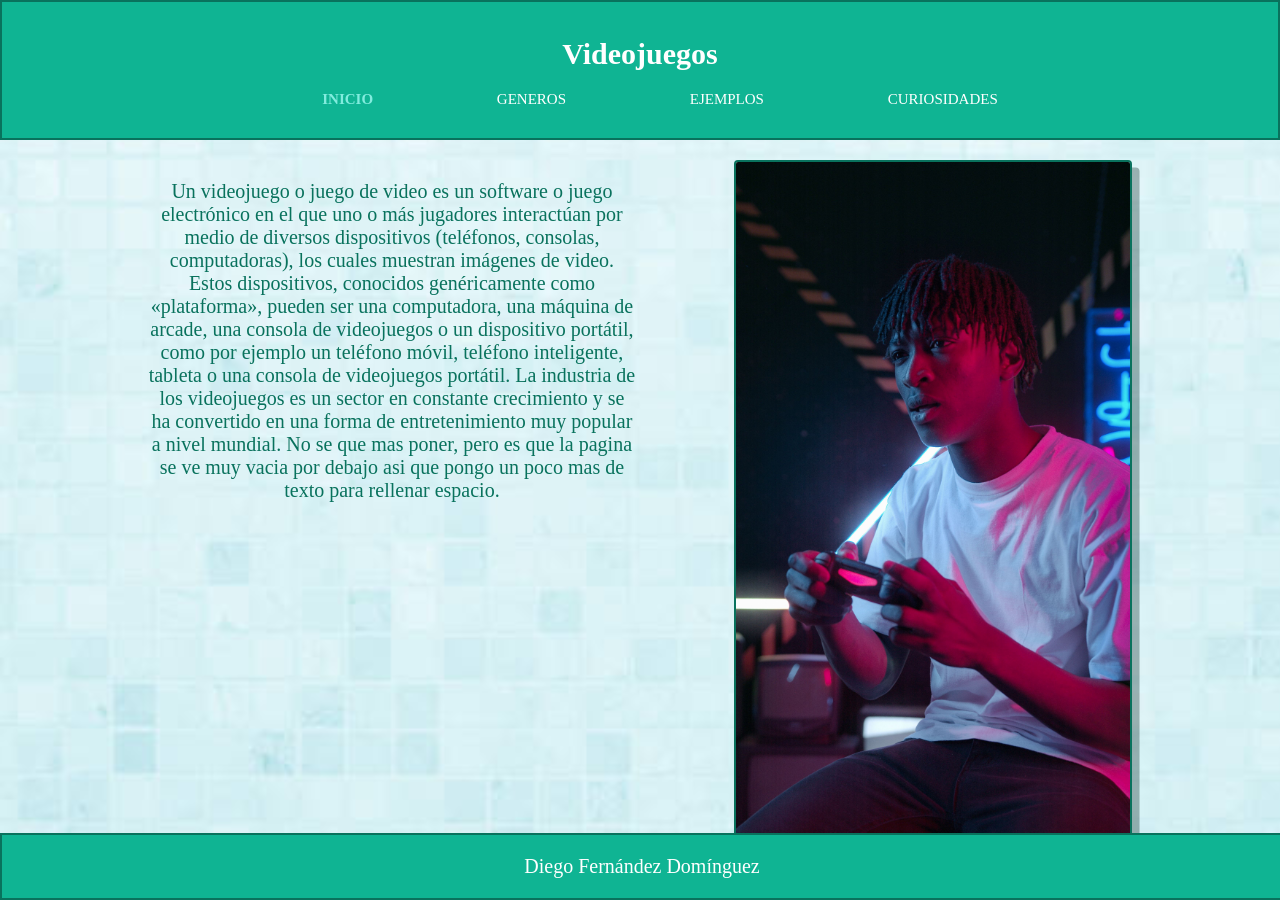
<file: PruebaInicial/index.html>
<!DOCTYPE html>
<html lang="en">
<head>
    <meta charset="UTF-8">
    <meta name="viewport" content="width=device-width, initial-scale=1.0">
    <link rel="stylesheet" href="styles.css">
    <title>Videojuegos</title>
</head>
<body class="no_scroll">
    <div class="cabecera">
        <h1 id="titulo">Videojuegos</h1>
        <ul class="navegacion">
            <li><a id="pagina_actual" href="#">INICIO</a></li>
            <li><a href="generos.html">GENEROS</a></li>
            <li><a href="ejemplos.html">EJEMPLOS</a></li>
            <li><a href="curiosidades.html">CURIOSIDADES</a></li>

        </ul>
    </div>
    <div class="cuerpo">
        <div class="display_flex">
            <p class="inicio_texto">
                Un videojuego o juego de video es un software o juego electrónico en el que uno o más jugadores interactúan por medio de diversos dispositivos (teléfonos, consolas, computadoras), 
                los cuales muestran imágenes de video. Estos dispositivos, conocidos genéricamente como «plataforma», pueden ser una computadora, una máquina de arcade, una consola de 
                videojuegos o un dispositivo portátil, como por ejemplo un teléfono móvil, teléfono inteligente, tableta o una consola de videojuegos portátil. La industria de los videojuegos 
                es un sector en constante crecimiento y se ha convertido en una forma de entretenimiento muy popular a nivel mundial. No se que mas poner, pero es que la pagina se ve muy vacia por debajo asi que pongo un poco mas de texto para rellenar espacio.
            </p>
            
        <div>
        <img class="imagen_index" src="img/persona_jugando_mando_ps4.jpg" alt="Foto de unas manos jugando a un juego en teclado ratón">
       
    </div>
</div>
    <div class="pie_de_pagina_fixed">
        <p>Diego Fernández Domínguez</p>
    </div>
</body>
</html>
</file>
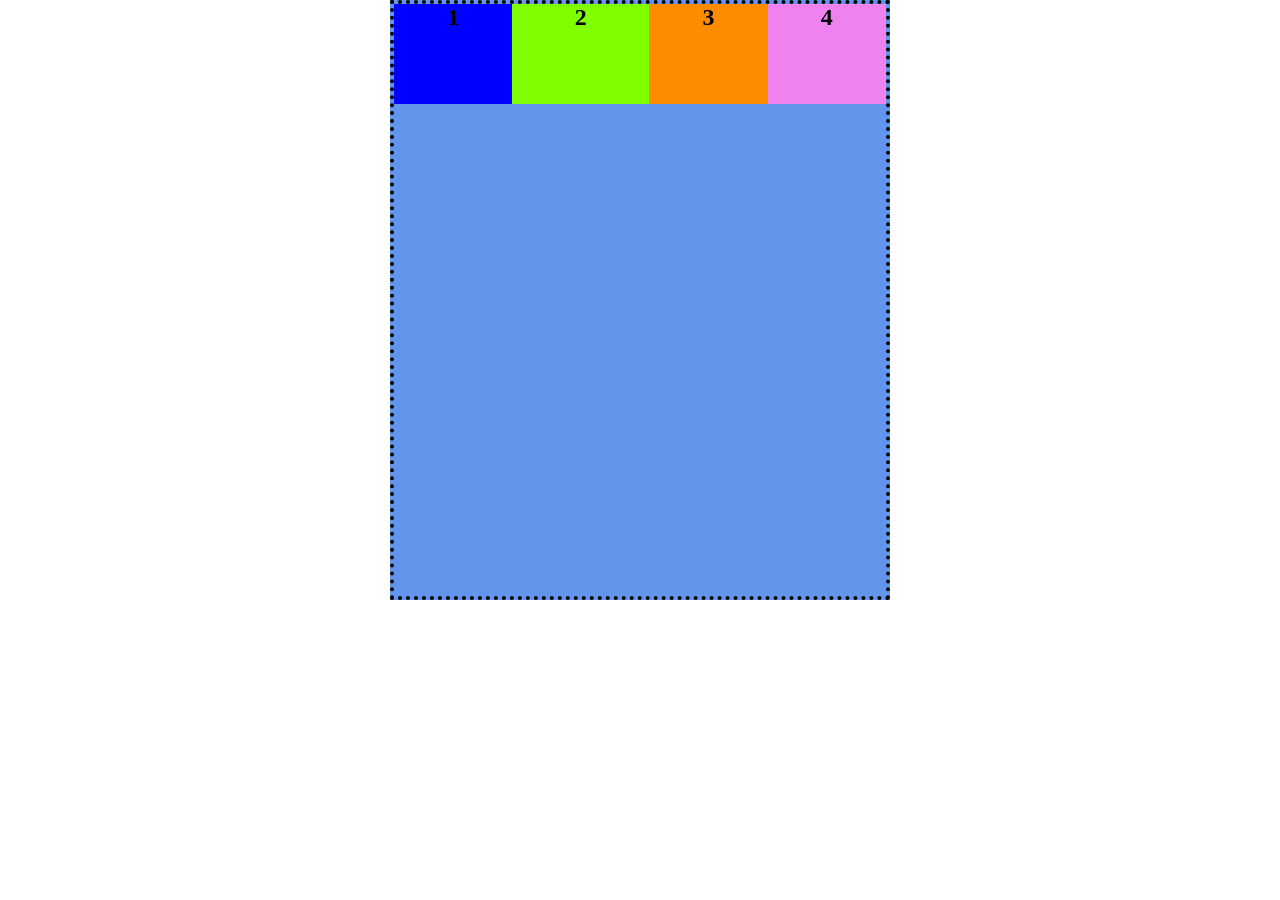
<file: UT3/Apuntes/Flexbox/index.html>
<!DOCTYPE html>
<html lang="en">
<head>
    <meta charset="UTF-8">
    <meta name="viewport" content="width=device-width, initial-scale=1.0">
    <title>Document</title>
    <link rel="stylesheet" href="styles.css">
</head>
<body>
    <div class="container">
        <section class="item item1">
            <h2>1</h2>
        </section>

        <section class="item item2">
            <h2>2</h2>
        </section>

        <section class="item item3">
            <h2>3</h2>
        </section>

        <section class="item item4">
            <h2>4</h2>
        </section>
    </div>
</body>
</html>
</file>
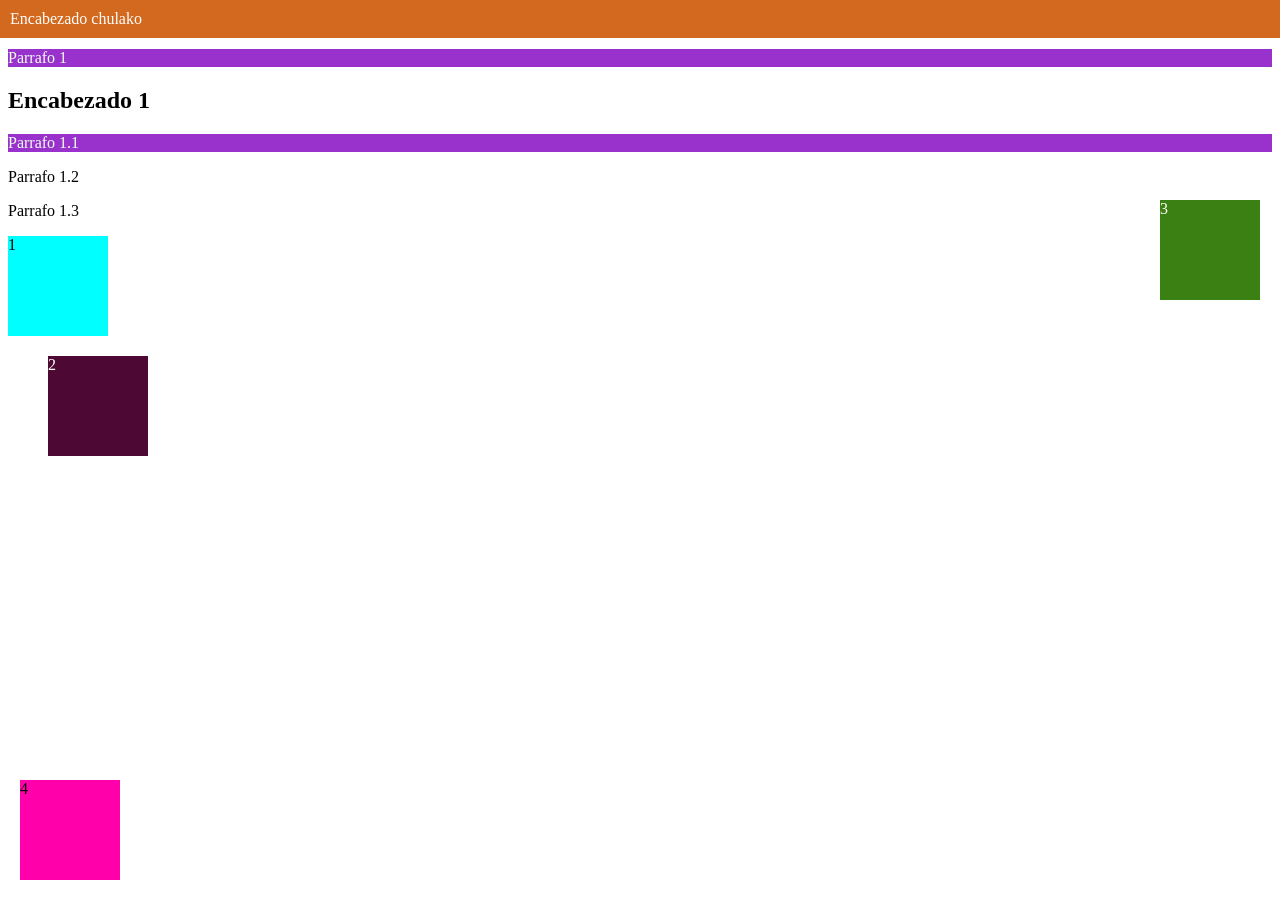
<file: UT3/Apuntes/Leccion1/index.html>
<!DOCTYPE html>
<html lang="en">
<head>
    <meta charset="UTF-8">
    <meta name="viewport" content="width=device-width, initial-scale=1.0">
    <title>Pruebas</title>
    <link rel="stylesheet" href="styles.css">
</head>
<body>
    <header class="fixed_header">Encabezado chulako</header>
    <p>Parrafo 1</p>
    <section>
        <h1>Encabezado 1</h1>
        <p>Parrafo 1.1</p>
        <p>Parrafo 1.2</p>
        <p>Parrafo 1.3</p>
        
    </section>
    <div>
        <div class="div-static">1</div>
        <div class="div-relative">2</div>
        <div class="div-absolute">3</div>
        <div class="div-fixed">4</div>
    </div>
    
</body>
</html>
</file>
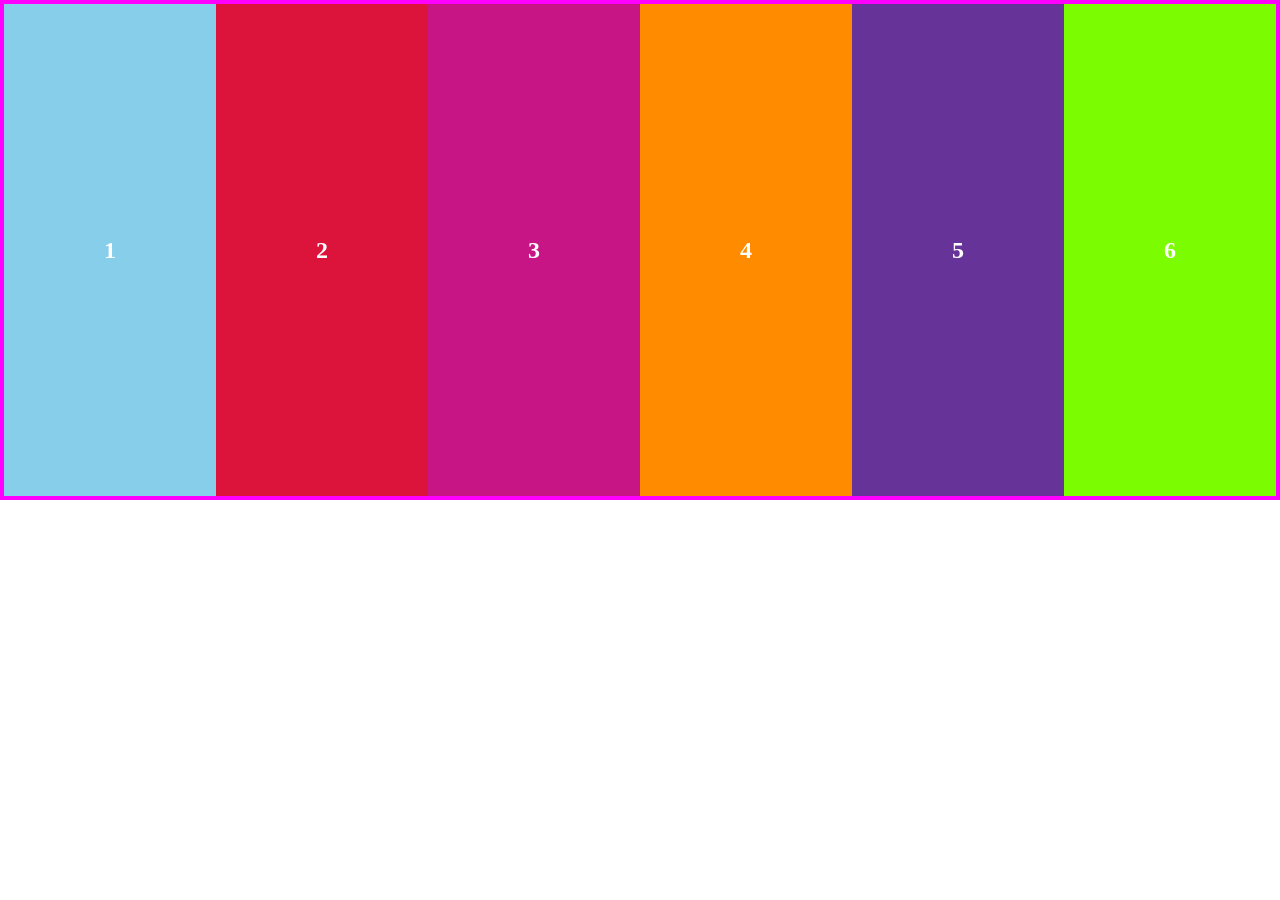
<file: UT3/Apuntes/Leccion3/index.html>
<!DOCTYPE html>
<html lang="en">
<head>
    <meta charset="UTF-8">
    <meta name="viewport" content="width=device-width, initial-scale=1.0">
    <title>Document</title>
    <link rel="stylesheet" href="styles.css">
</head>
<body>
    <div class="container">
        <!--<div class="item item1">Header</div>
        <div class="item item2">Main</div>
        <div class="item item3">Sidebar</div>
        <div class="item item4">Footer</div>-->

        <div class="item item1">1</div>
        <div class="item item2">2</div>
        <div class="item item3">3</div>
        <div class="item item4">4</div>
        <div class="item item5">5</div>
        <div class="item item6">6</div >
    </div>
</body>
</html>
</file>
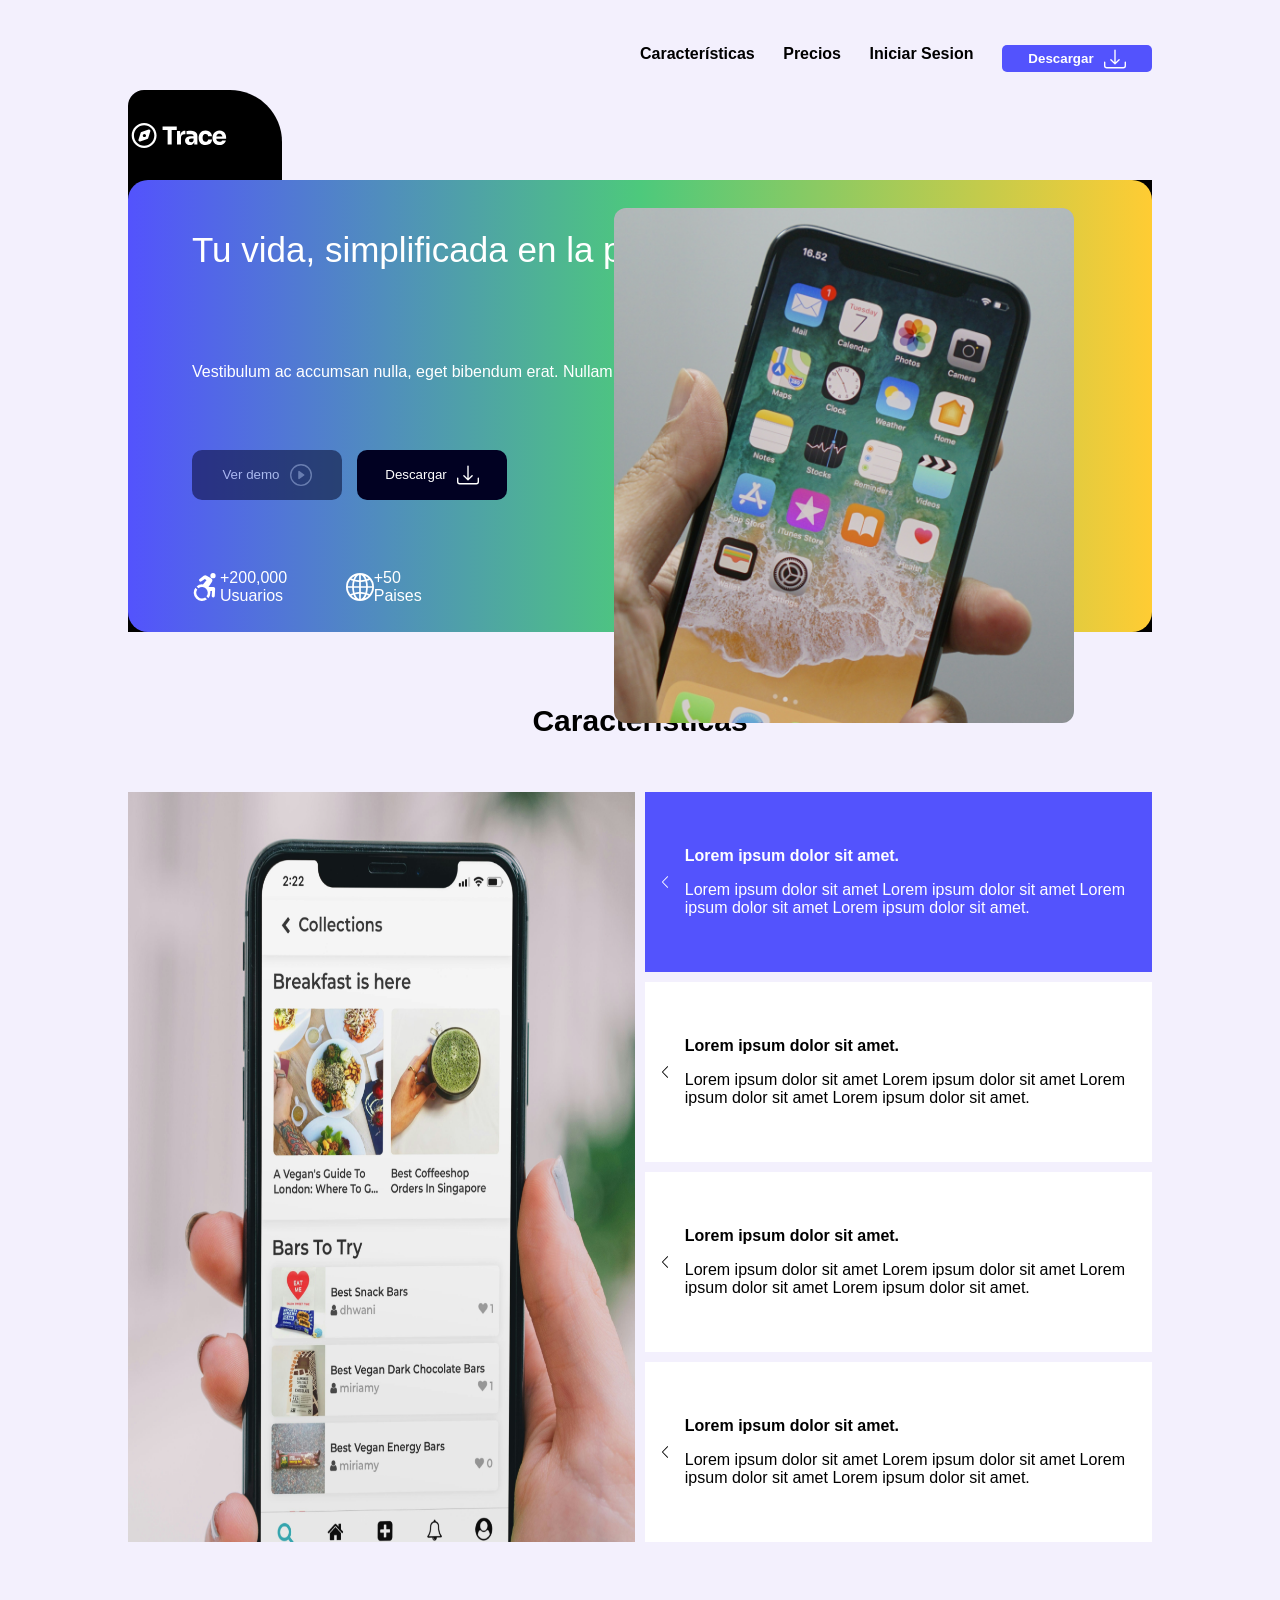
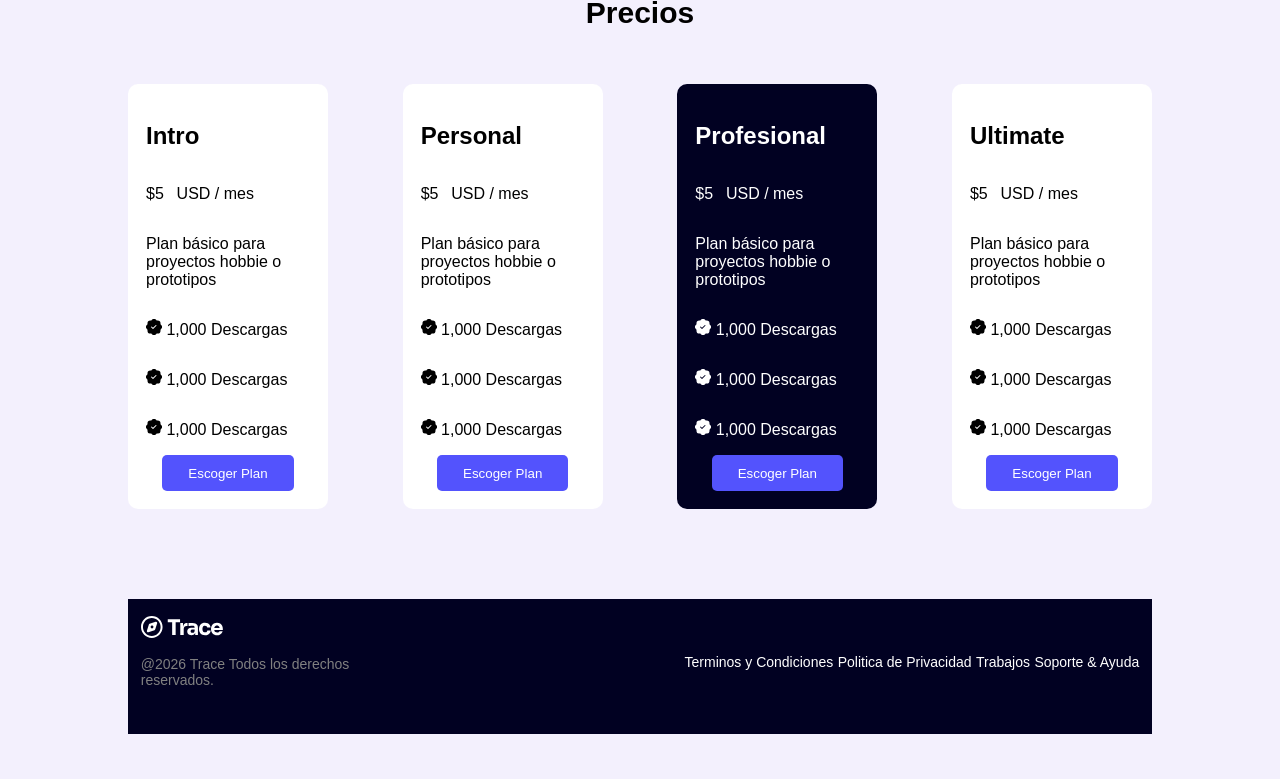
<file: UT3/Tareas/Practica1Grid/index.html>
<!DOCTYPE html>
<html lang="en">
<head>
    <meta charset="UTF-8">
    <meta name="viewport" content="width=device-width, initial-scale=1.0">
    <title>Trace</title>
    <link rel="stylesheet" href="styles.css">
</head>
<body>
    <header>
        <nav class="menu-cabecera">
            <a>Características</a>
            <a>Precios</a>
            <a>Iniciar Sesion</a>
            <button class="boton-header boton-descargar-barra">
                <span>Descargar</span>
                <div class="imagen-icono-header">
                    <img src="images/download.svg">
                </div>
            </nav>

        <div class="contenedor-formitas">
            <div class="rectangulo-negro">
                <div class="imagen-logotipo-forma">
                    <img src="./images/logo.svg">
                </div>
            </div>
            <div class="triangulo-negro">
            </div>
        </div>
        <div class="contenedor-eslogan-pero-con-imagen">
            <div class="contenedor-eslogan">
                <h1>Tu vida, simplificada en la palma de tu mano</h1>
                <span>Vestibulum ac accumsan nulla, eget bibendum erat. Nullam lacinia sed felis cursus sodales.</span>
                <div class="header-botones">
                    <button class="boton-header boton-ver-demo">
                        <span>Ver demo</span>
                        <div class="imagen-icono-header boton-ver-demo">
                            <img src="images/play-circle.svg">
                        </div>
                    </button>
                    <button class="boton-header boton-descargar">
                        <span>Descargar</span>
                        <div class="imagen-icono-header">
                            <img src="images/download.svg">
                        </div>
                    </button>           
                </div>
                
                <div class="contenedor-header-datos">
                    <div class="eslogan-datos">
                        <div class="imagen-iconos-header">
                            <img src="images/person-wheelchair.svg">
                        </div>
                        <span>+200,000 Usuarios</span>
                    </div>
        
                    <div class="eslogan-datos">
                        <div class="imagen-iconos-header">
                            <img src="images/globe.svg">
                        </div>
                        <span>+50 Paises</span>
                    </div>
                </div>
            </div>
            <div class="imagen-eslogan">
                <img src="images/1.png">
            </div>
        </div>
    </header>
    <main>
        <h2 class="titulo-contenedor">Características</h2>

        <div class="contenedor-caracteristicas">
            <div class="contenedor-imagen-caracteristicas">
                <img src="images/4.png">
            </div>
            
            <div class="contenedor-tarjetas-caracteristicas caracteristica-elegida">
                <div class="icono-flecha-izq">
                    <img src="images/arrow-left.svg">
                </div>

                <div class="contenido-caracteristicas">
                    <p class="subtitulo-caracteristica">Lorem ipsum dolor sit amet.</p>
                    <p class="textos-caracteristicas">Lorem ipsum dolor sit amet Lorem ipsum dolor sit amet Lorem ipsum dolor sit amet Lorem ipsum dolor sit amet.</p>
                </div>

            </div>

            <div class="contenedor-tarjetas-caracteristicas">
                <div class="icono-flecha-izq">
                    <img src="images/arrow-left.svg">
                </div>

                <div class="contenido-caracteristicas">
                    <p class="subtitulo-caracteristica">Lorem ipsum dolor sit amet.</p>
                    <p class="textos-caracteristicas">Lorem ipsum dolor sit amet Lorem ipsum dolor sit amet Lorem ipsum dolor sit amet Lorem ipsum dolor sit amet.</p>
                </div>

            </div>

            <div class="contenedor-tarjetas-caracteristicas">
                <div class="icono-flecha-izq">
                    <img src="images/arrow-left.svg">
                </div>

                <div class="contenido-caracteristicas">
                    <p class="subtitulo-caracteristica">Lorem ipsum dolor sit amet.</p>
                    <p class="textos-caracteristicas">Lorem ipsum dolor sit amet Lorem ipsum dolor sit amet Lorem ipsum dolor sit amet Lorem ipsum dolor sit amet.</p>
                </div>

            </div>

            <div class="contenedor-tarjetas-caracteristicas">
                <div class="icono-flecha-izq">
                    <img src="images/arrow-left.svg">
                </div>

                <div class="contenido-caracteristicas">
                    <p class="subtitulo-caracteristica">Lorem ipsum dolor sit amet.</p>
                    <p class="textos-caracteristicas">Lorem ipsum dolor sit amet Lorem ipsum dolor sit amet Lorem ipsum dolor sit amet Lorem ipsum dolor sit amet.</p>
                </div>

            </div>


            
        </div>

        <h2 class="titulo-contenedor">Precios</h2>

        <div class="contenedor-precios">
            <div class="tarjeta-precio">
                <h2>Intro</h2>
                <div class="precio-literalmente">
                    <p class="precio-cantidad">$5 </p>
                    <p class="precio-unidad">USD / mes</p>
                </div>             
                <p>Plan básico para proyectos hobbie o prototipos</p>
                <div class="contenedor-informacion-descargas">
                    <div class="informacion">
                        <div class="contenedor-icono-verificado">
                            <img src="images/check.svg">
                        </div>
                        <p>1,000 Descargas</p>
                    </div>
                    <div class="informacion">
                        <div class="contenedor-icono-verificado">
                            <img src="images/check.svg">
                        </div>
                        <p>1,000 Descargas</p>
                    </div>
                    <div class="informacion">
                        <div class="contenedor-icono-verificado">
                            <img src="images/check.svg">
                        </div>
                        <p>1,000 Descargas</p>
                    </div>
                </div>
                <button class="boton-escoger-plan">Escoger Plan</button>
            </div>
            
            <div class="tarjeta-precio">
                <h2>Personal</h2>
                <div class="precio-literalmente">
                    <p class="precio-cantidad">$5 </p>
                    <p class="precio-unidad">USD / mes</p>
                </div>
                <p>Plan básico para proyectos hobbie o prototipos</p>
                <div class="contenedor-informacion-descargas">
                    <div class="informacion">
                        <div class="contenedor-icono-verificado">
                            <img src="images/check.svg">
                        </div>
                        <p>1,000 Descargas</p>
                    </div>
                    <div class="informacion">
                        <div class="contenedor-icono-verificado">
                            <img src="images/check.svg">
                        </div>
                        <p>1,000 Descargas</p>
                    </div>
                    <div class="informacion">
                        <div class="contenedor-icono-verificado">
                            <img src="images/check.svg">
                        </div>
                        <p>1,000 Descargas</p>
                    </div>
                </div>
                <button class="boton-escoger-plan">Escoger Plan</button>
            </div>

            <div class="tarjeta-precio precio-elegido">
                <h2>Profesional</h2>
                <div class="precio-literalmente">
                    <p class="precio-cantidad">$5 </p>
                    <p class="precio-unidad">USD / mes</p>
                </div>
                <p>Plan básico para proyectos hobbie o prototipos</p>
                <div class="contenedor-informacion-descargas">
                    <div class="informacion">
                        <div class="contenedor-icono-verificado">
                            <img src="images/check.svg">
                        </div>
                        <p>1,000 Descargas</p>
                    </div>
                    <div class="informacion">
                        <div class="contenedor-icono-verificado">
                            <img src="images/check.svg">
                        </div>
                        <p>1,000 Descargas</p>
                    </div>
                    <div class="informacion">
                        <div class="contenedor-icono-verificado">
                            <img src="images/check.svg">
                        </div>
                        <p>1,000 Descargas</p>
                    </div>
                </div>
                <button class="boton-escoger-plan">Escoger Plan</button>
            </div>

            <div class="tarjeta-precio">
                <h2>Ultimate</h2>
                <div class="precio-literalmente">
                    <p class="precio-cantidad">$5 </p>
                    <p class="precio-unidad">USD / mes</p>
                </div>
                <p>Plan básico para proyectos hobbie o prototipos</p>
                <div class="contenedor-informacion-descargas">
                    <div class="informacion">
                        <div class="contenedor-icono-verificado">
                            <img src="images/check.svg">
                        </div>
                        <p>1,000 Descargas</p>
                    </div>
                    <div class="informacion">
                        <div class="contenedor-icono-verificado">
                            <img src="images/check.svg">
                        </div>
                        <p>1,000 Descargas</p>
                    </div>
                    <div class="informacion">
                        <div class="contenedor-icono-verificado">
                            <img src="images/check.svg">
                        </div>
                        <p>1,000 Descargas</p>
                    </div>
                </div>
                <button class="boton-escoger-plan">Escoger Plan</button>
            </div>

        </div>
    </main>
    <footer>
        <div class="contenedor-footer">
            <div class="contenedor-footer-izq">
                <div class="imagen-logotipo-footer">
                    <img src="./images/logo.svg">
                </div>
                <div class="footer-copyright">
                    <p>@2026 Trace Todos los derechos reservados.</p>
                </div>
            </div>

            <div class="enlaces-footer">
                <a>Terminos y Condiciones</a>
                <a>Politica de Privacidad</a>
                <a>Trabajos</a>
                <a>Soporte & Ayuda</a>
            </div>
        </div>
    </footer>
</body>
</html>
</file>
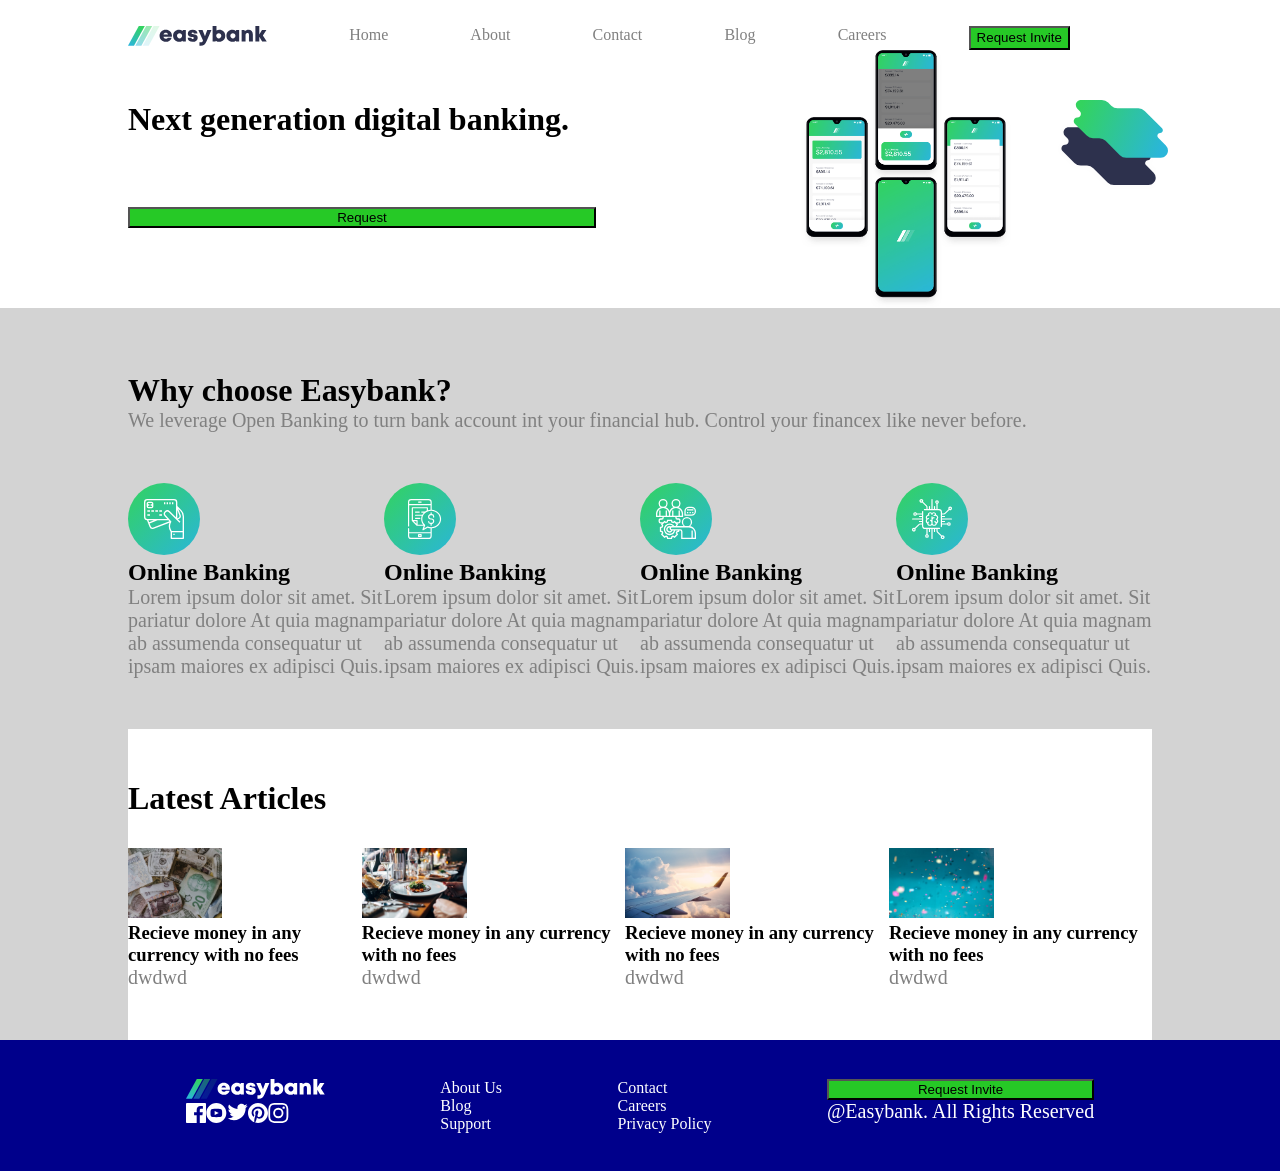
<file: UT3/Tareas/Practica2Flexbox_DiegoFernandezDominguez/index.html>
<!DOCTYPE html>
<html lang="en">
<head>
    <meta charset="UTF-8">
    <meta name="viewport" content="width=device-width, initial-scale=1.0">
    <title>Practica Flexbox 2</title>
    <link rel="stylesheet" href="styles.css">
</head>
<body>
    <header>
        <div class="header-container">
            <div class="header-logo">
                <img src="images/logo.svg">
            </div>
            <a href="#">Home</a>
            <a href="#">About</a>
            <a href="#">Contact</a>
            <a href="#">Blog</a>
            <a href="#">Careers</a>

            <button>Request Invite</button>
        <div class="header-logo">
    </header>
    
    <div class="eslogan-container">
        <div class="eslogan-text-container">
            <h1>Next generation digital banking.</h1>
            <p>Take you financial life online. Your Easeybank account will be a one-stop shop for spendeng, saving, investing and much more.</p>
            <button>Request</button>
        </div>

        <div class="four-phone-img-background-container">
            <img src="images/bg-intro-desktop.svg">
        </div>

        <div class="four-phone-img-container">
            <img src="images/image-mockups.png">
        </div>
    </div>

    <div class="caracteristicas-container">

        <div class="caracteristicas-text-container">
            <h1>Why choose Easybank?</h1>
            <p>We leverage Open Banking to turn bank account int your financial hub. Control your financex like never before.</p>
        </div>

        <div class="caracteristicas-card-container">

            <div class="caracteristicas-card">

                <div class="caracteristicas-card-image">
                    <img src="images/icon-online.svg">
                </div>

                <div class="caracteristicas-card-text">
                    <h2>Online Banking</h2>
                    <p>Lorem ipsum dolor sit amet. Sit pariatur dolore At quia magnam ab assumenda consequatur ut ipsam maiores ex adipisci Quis.</p>
                </div>

            </div>

            <div class="caracteristicas-card">

                <div class="caracteristicas-card-image">
                    <img src="images/icon-budgeting.svg">
                </div>

                <div class="caracteristicas-card-text">
                    <h2>Online Banking</h2>
                    <p>Lorem ipsum dolor sit amet. Sit pariatur dolore At quia magnam ab assumenda consequatur ut ipsam maiores ex adipisci Quis.</p>
                </div>

            </div>

            
            <div class="caracteristicas-card">

                <div class="caracteristicas-card-image">
                    <img src="images/icon-onboarding.svg">
                </div>

                <div class="caracteristicas-card-text">
                    <h2>Online Banking</h2>
                    <p>Lorem ipsum dolor sit amet. Sit pariatur dolore At quia magnam ab assumenda consequatur ut ipsam maiores ex adipisci Quis.</p>
                </div>

            </div>

            
            <div class="caracteristicas-card">

                <div class="caracteristicas-card-image">
                    <img src="images/icon-api.svg">
                </div>

                <div class="caracteristicas-card-text">
                    <h2>Online Banking</h2>
                    <p>Lorem ipsum dolor sit amet. Sit pariatur dolore At quia magnam ab assumenda consequatur ut ipsam maiores ex adipisci Quis.</p>
                </div>

            </div>

        </div>

        <div class="latest-articles-container">
            <div class="latest-articles-container-title">
                <h1>Latest Articles</h1>
            </div>
            <div class="article-card-container">

                <div class="article-card">

                    <div class="article-card-img">
                        <img src="images/image-currency.jpg">
                    </div>

                    <div class="article-card-text">
                        <h3>Recieve money in any currency with no fees</h3>
                        <p>dwdwd</p>
                    </div>

                </div>

                <div class="article-card">

                    <div class="article-card-img">
                        <img src="images/image-restaurant.jpg">
                    </div>

                    <div class="article-card-text">
                        <h3>Recieve money in any currency with no fees</h3>
                        <p>dwdwd</p>
                    </div>

                </div>

                <div class="article-card">

                    <div class="article-card-img">
                        <img src="images/image-plane.jpg">
                    </div>

                    <div class="article-card-text">
                        <h3>Recieve money in any currency with no fees</h3>
                        <p>dwdwd</p>
                    </div>

                </div>

                <div class="article-card">

                    <div class="article-card-img">
                        <img src="images/image-confetti.jpg">
                    </div>

                    <div class="article-card-text">
                        <h3>Recieve money in any currency with no fees</h3>
                        <p>dwdwd</p>
                    </div>

                </div>
            
            </div>

        </div>
        
    </div>

    <footer>
        <div class="footer-container">

            <div class="footer-column">
                <div class="footer-logo-container">
                    <img src="images/logo-white.svg">
                </div>
    
                <div class="footer-social-container">

                    <div class="footer-social-img">
                        <img src="images/icon-facebook.svg">
                    </div>

                    <div class="footer-social-img">
                        <img src="images/icon-youtube.svg">
                    </div>

                    <div class="footer-social-img">
                        <img src="images/icon-twitter.svg">
                    </div>

                    <div class="footer-social-img">
                        <img src="images/icon-pinterest.svg">
                    </div>

                    <div class="footer-social-img">
                        <img src="images/icon-instagram.svg">
                    </div>

                </div>
            </div>

            <div class="footer-column">
                
                <a href="#">About Us</a>
                <a href="#">Blog</a>
                <a href="#">Support</a>

            </div>

            
            <div class="footer-column">
                
                <a href="#">Contact</a>
                <a href="#">Careers</a>
                <a href="#">Privacy Policy</a>

            </div>

            <div class="footer-column">
                
                <button>Request Invite</button>
                <p>@Easybank. All Rights Reserved</p>

            </div>

        </div>
    </footer>
</body>
</html>
</file>
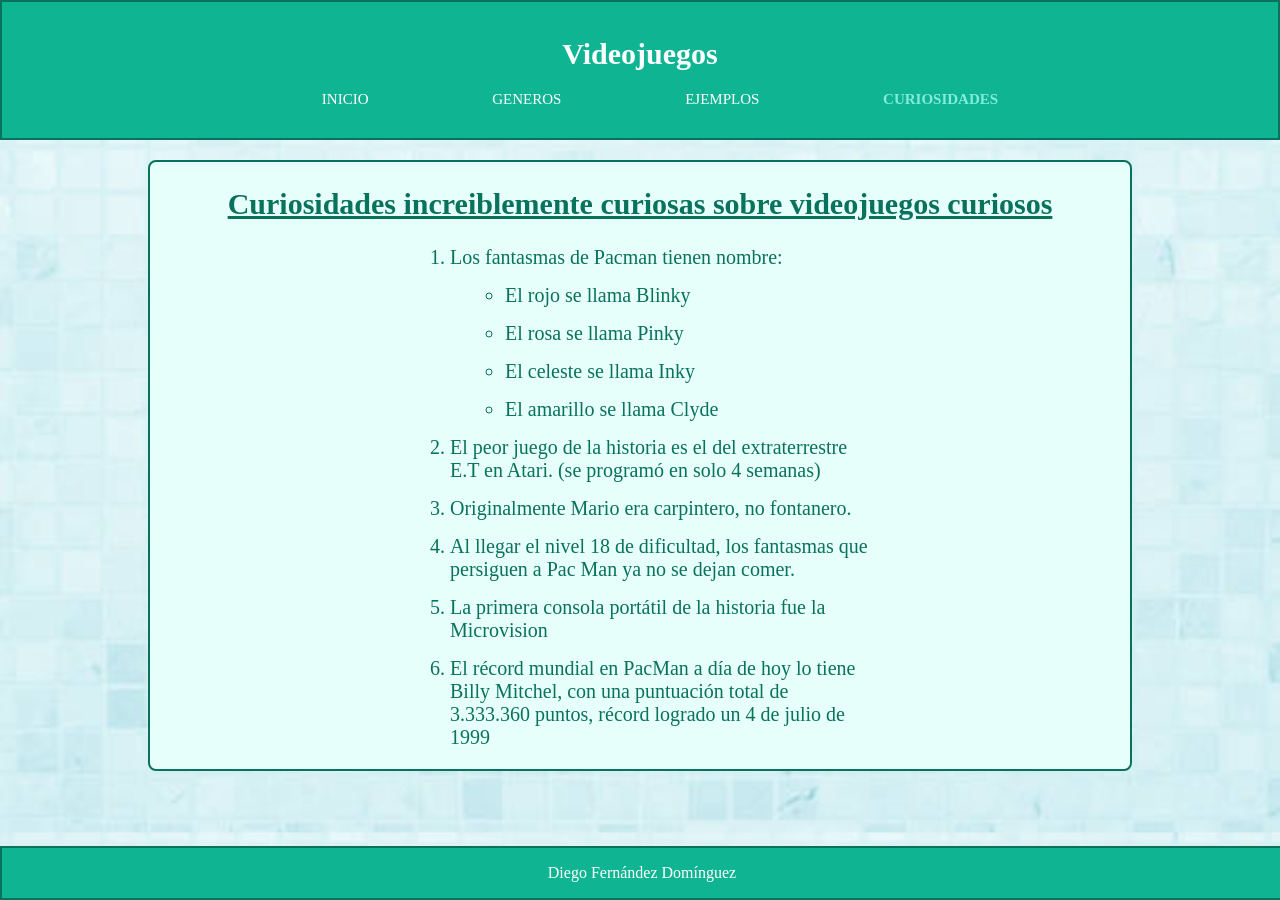
<file: PruebaInicial/curiosidades.html>
<!DOCTYPE html>
<html lang="en">
<head>
    <meta charset="UTF-8">
    <meta name="viewport" content="width=device-width, initial-scale=1.0">
    <link rel="stylesheet" href="styles.css">
    <title>Videojuegos</title>
</head>
<body class="no_scroll">
    <div class="cabecera">
        <h1 id="titulo">Videojuegos</h1>
        <ul class="navegacion">
            <li><a href="index.html">INICIO</a></li>
            <li><a href="generos.html">GENEROS</a></li>
            <li><a href="ejemplos.html">EJEMPLOS</a></li>
            <li><a id="pagina_actual" href="#">CURIOSIDADES</a></li>

        </ul>
    </div>
    <div class="cuerpo">
        <div class="cuadro_fondo_texto">
        <h2><a href="https://vivadigital.com.co/Blogs/cosas-que-no-sabias-de-los-videojuegos">Curiosidades increiblemente curiosas sobre videojuegos curiosos</a></h2>
        <ol class="lista_curiosidades">
            <li>Los fantasmas de Pacman tienen nombre:
                <ul>
                    <li>El rojo se llama Blinky</li>
                    <li>El rosa se llama Pinky</li>
                    <li>El celeste se llama Inky</li>
                    <li>El amarillo se llama Clyde</li>

                </ul>
            </li>
            <li>El peor juego de la historia es el del extraterrestre E.T en Atari. (se programó en solo 4 semanas)</li>
            <li>Originalmente Mario era carpintero, no fontanero.</li>
            <li>Al llegar el nivel 18 de dificultad, los fantasmas que persiguen a Pac Man ya no se dejan comer.</li>
            <li>La primera consola portátil de la historia fue la Microvision</li>
            <li>El récord mundial en PacMan a día de hoy lo tiene Billy Mitchel, con una puntuación total de 3.333.360 puntos, récord logrado un 4 de julio de 1999</li>

        </ol>
    </div>
    </div>
    <div class="pie_de_pagina_fixed">
        <p>Diego Fernández Domínguez</p>
    </div>
</body>
</html>
</file>
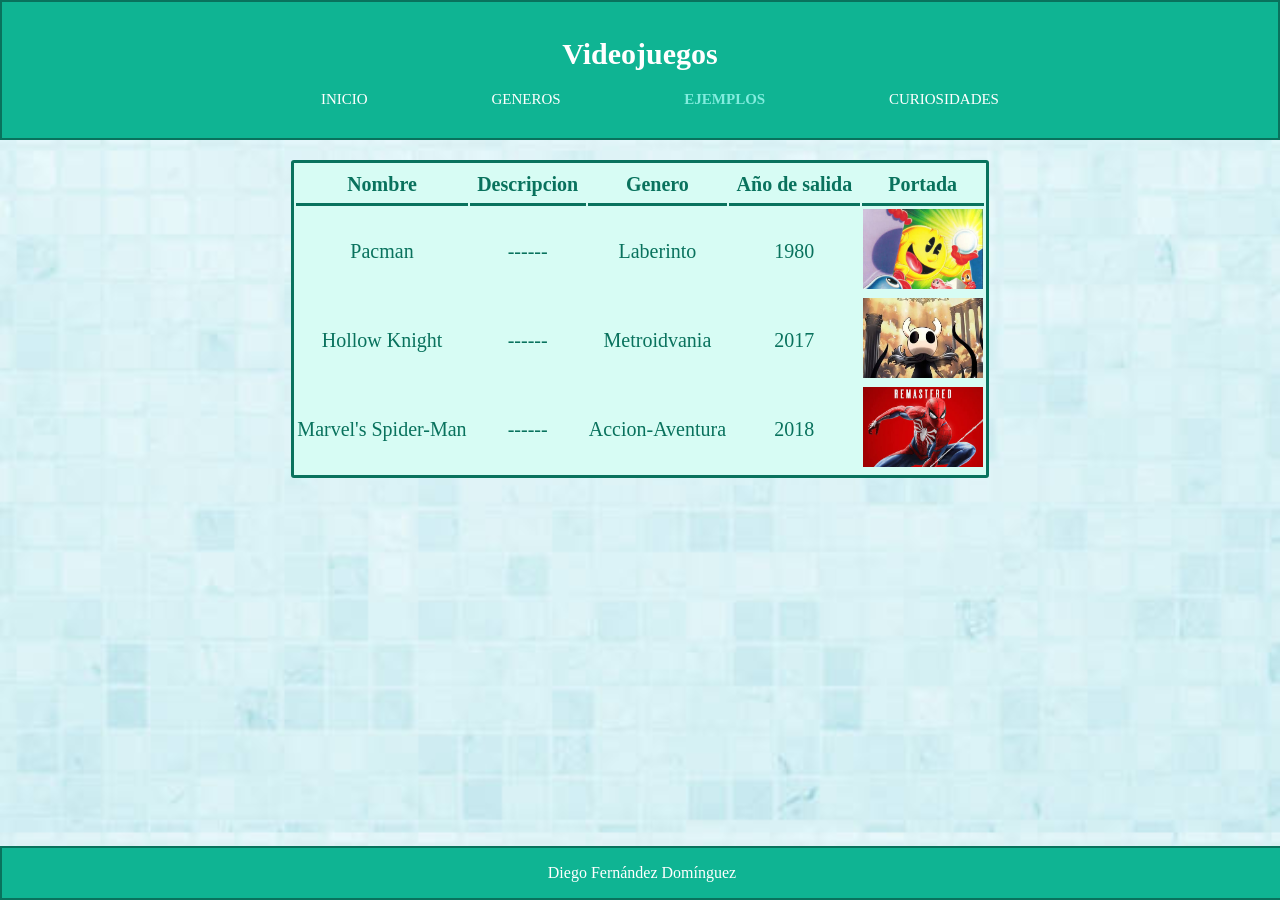
<file: PruebaInicial/ejemplos.html>
<!DOCTYPE html>
<html lang="en">
<head>
    <meta charset="UTF-8">
    <meta name="viewport" content="width=device-width, initial-scale=1.0">
    <link rel="stylesheet" href="styles.css">
    <title>Tipos de videojuegos</title>
</head>
<body>
    <div class="cabecera">
        <h1 id="titulo">Videojuegos</h1>
        <ul class="navegacion">
            <li><a href="index.html">INICIO</a></li>
            <li><a href="generos.html">GENEROS</a></li>
            <li><a  id="pagina_actual" href="#">EJEMPLOS</a></li>
            <li><a href="curiosidades.html">CURIOSIDADES</a></li>
        </ul>
    </div>
    <div class="cuerpo">
        <table class="tabla_ejemplo">
            <tr class="encabezado_tabla_ejemplos">
                <th>Nombre</th>
                <th>Descripcion</th>
                <th>Genero</th>
                <th>Año de salida</th>
                <th>Portada</th>
              </tr>
              <tr>
                <td>Pacman</td>
                <td>------</td>
                <td>Laberinto</td>
                <td>1980</td>
                <td><img class="imagen_portada_tabla" src="./img/portada_pacman.jpg" alt="Portada pacman"></td>
              </tr>
              <tr>
                <td>Hollow Knight</td>
                <td>------</td>
                <td>Metroidvania</td>
                <td>2017</td>
                <td><img class="imagen_portada_tabla" src="./img/portada_hollow_knight.jpg" alt="Portada hollow knight"></td>
              </tr>
              <tr>
                <td>Marvel's Spider-Man</td>
                <td>------</td>
                <td>Accion-Aventura</td>
                <td>2018</td>
                <td><img class="imagen_portada_tabla" src="./img/portada_marvels_spiderman.jpg" alt="Portada spider-man"></td>
              </tr>
        </table>
    </div>
    <div class="pie_de_pagina_fixed">
        <p>Diego Fernández Domínguez</p>
    </div>
</body>
</html>
</file>
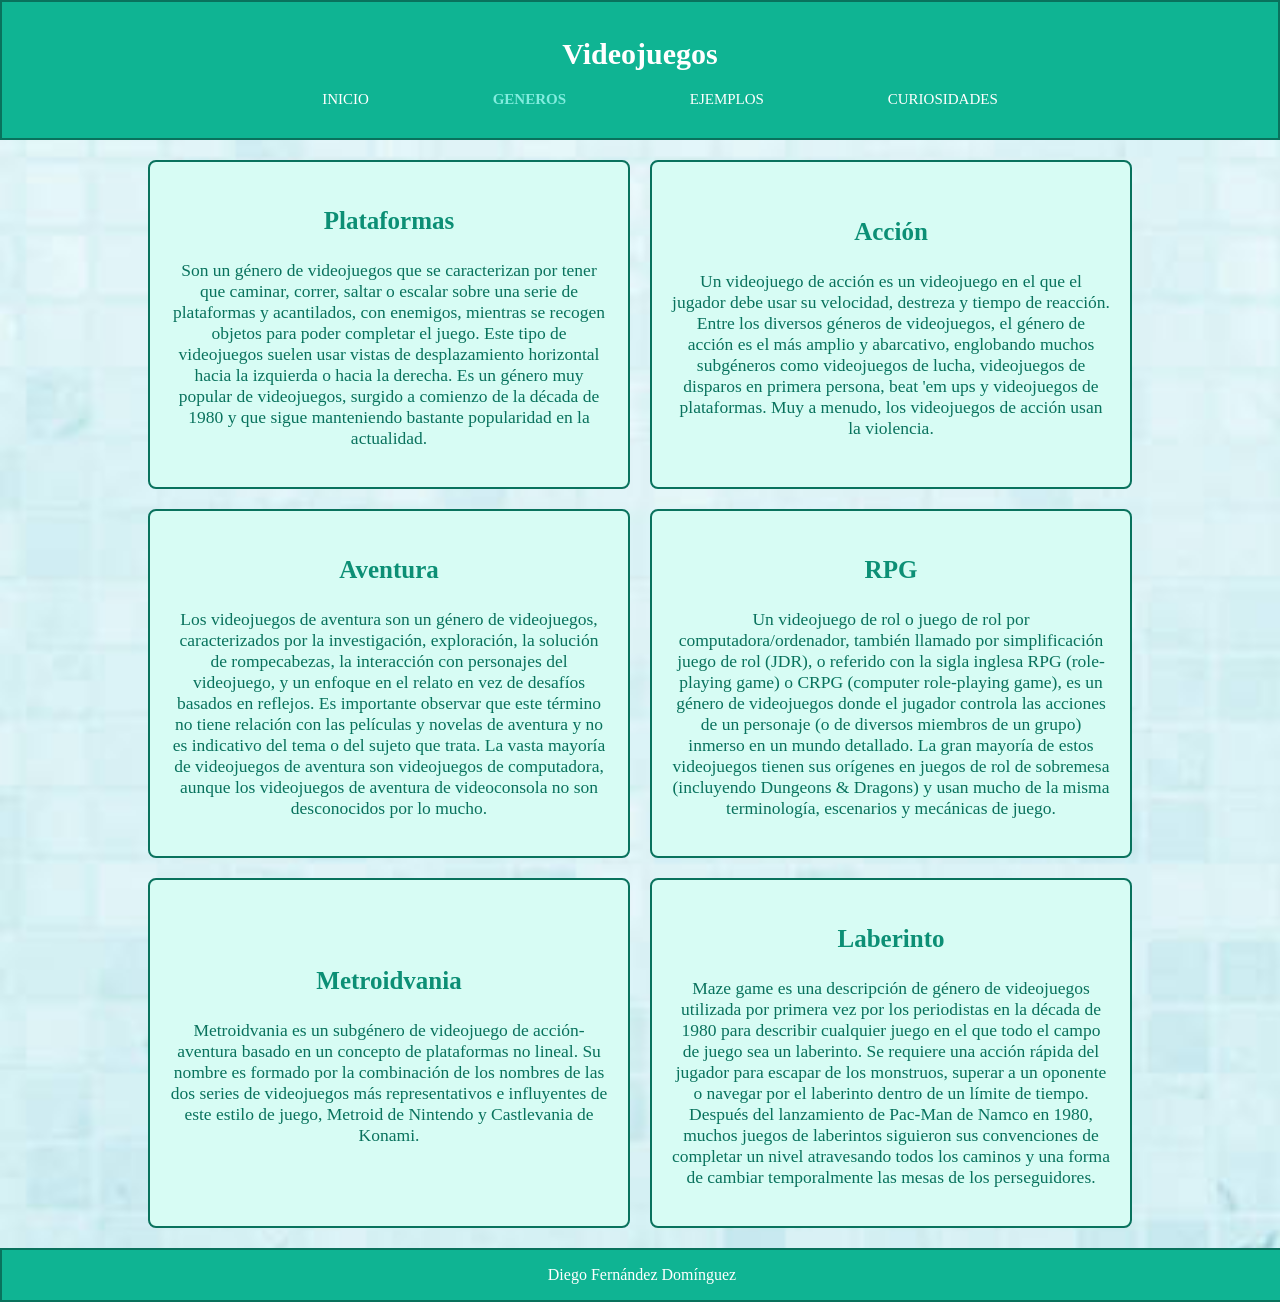
<file: PruebaInicial/generos.html>
<!DOCTYPE html>
<html lang="en">
<head>
    <meta charset="UTF-8">
    <meta name="viewport" content="width=device-width, initial-scale=1.0">
    <link rel="stylesheet" href="styles.css">
    <title>Tipos de videojuegos</title>
</head>
<body>
    <div class="cabecera">
        <h1 id="titulo">Videojuegos</h1>
        <ul class="navegacion">
            <li><a href="index.html">INICIO</a></li>
            <li><a id="pagina_actual" href="#">GENEROS</a></li>
            <li><a href="ejemplos.html">EJEMPLOS</a></li>
            <li><a href="curiosidades.html">CURIOSIDADES</a></li>
        </ul>
    </div>
    <div class="cuerpo">
        <div class="cuerpo_generos">
            <div class="cuadro-texto">
                <p class="tipo_titulo">Plataformas</p>
                <p class="tipo_desc">Son un género de videojuegos que se caracterizan por tener que caminar, correr, saltar o escalar sobre una serie de plataformas y acantilados, con enemigos, mientras se recogen objetos para poder completar el juego. Este tipo de videojuegos suelen usar vistas de desplazamiento horizontal hacia la izquierda o hacia la derecha. Es un género muy popular de videojuegos, surgido a comienzo de la década de 1980 y que sigue manteniendo bastante popularidad en la actualidad.</p>
            </div>
            <div class="cuadro-texto">
                <p class="tipo_titulo">Acción</p>
                <p class="tipo_desc">Un videojuego de acción es un videojuego en el que el jugador debe usar su velocidad, destreza y tiempo de reacción. Entre los diversos géneros de videojuegos, el género de acción es el más amplio y abarcativo, englobando muchos subgéneros como videojuegos de lucha, videojuegos de disparos en primera persona, beat 'em ups y videojuegos de plataformas. Muy a menudo, los videojuegos de acción usan la violencia.</p>
            </div>

            <div class="cuadro-texto">
                <p class="tipo_titulo">Aventura</p>
                <p class="tipo_desc">Los videojuegos de aventura son un género de videojuegos, caracterizados por la investigación, exploración, la solución de rompecabezas, la interacción con personajes del videojuego, y un enfoque en el relato en vez de desafíos basados en reflejos. Es importante observar que este término no tiene relación con las películas y novelas de aventura y no es indicativo del tema o del sujeto que trata. La vasta mayoría de videojuegos de aventura son videojuegos de computadora, aunque los videojuegos de aventura de videoconsola no son desconocidos por lo mucho.
                </p>
            </div>
            <div class="cuadro-texto">
                <p class="tipo_titulo">RPG</p>
                <p class="tipo_desc">Un videojuego de rol o juego de rol por computadora/ordenador, también llamado por simplificación juego de rol (JDR), o referido con la sigla inglesa RPG (role-playing game) o CRPG (computer role-playing game), es un género de videojuegos donde el jugador controla las acciones de un personaje (o de diversos miembros de un grupo) inmerso en un mundo detallado. La gran mayoría de estos videojuegos tienen sus orígenes en juegos de rol de sobremesa (incluyendo Dungeons & Dragons) y usan mucho de la misma terminología, escenarios y mecánicas de juego.</p>
            </div>
            <div class="cuadro-texto">
                <p class="tipo_titulo">Metroidvania</p>
                <p class="tipo_desc">Metroidvania es un subgénero de videojuego de acción-aventura basado en un concepto de plataformas no lineal. Su nombre es formado por la combinación de los nombres de las dos series de videojuegos más representativos e influyentes de este estilo de juego, Metroid de Nintendo y Castlevania de Konami.</p>
            </div>
            <div class="cuadro-texto">
                <p class="tipo_titulo">Laberinto</p>
                <p class="tipo_desc">Maze game es una descripción de género de videojuegos utilizada por primera vez por los periodistas en la década de 1980 para describir cualquier juego en el que todo el campo de juego sea un laberinto. Se requiere una acción rápida del jugador para escapar de los monstruos, superar a un oponente o navegar por el laberinto dentro de un límite de tiempo. Después del lanzamiento de Pac-Man de Namco en 1980, muchos juegos de laberintos siguieron sus convenciones de completar un nivel atravesando todos los caminos y una forma de cambiar temporalmente las mesas de los perseguidores. </p>

            </div>
        </div>
    </div>
          
    </div>
    <div class="pie_de_pagina">
        <p>Diego Fernández Domínguez</p>
    </div>
</body>
</html>
</file>
<file: PruebaInicial/styles.css>
/*Pone la imagen de fondo a la pagina*/
body{
    background-image: url(./img/background.jpg) ; 
    background-color: #e7fffa;
    background-size: cover;
    margin: 0 auto;
}

/* No permite que la pagina tengan un scroll vertical */
body.no_scroll{
    overflow: hidden;
}

.cuadro_fondo_texto{
    background-color: #e7fffa;
    border: 2px solid #09725d;
    border-radius: 8px;
}

/*Cabecera de todas las paginas*/
.cabecera {
    padding: 15px;
    text-align: center;
    background: #0fb493;
    color: white;
    font-size: 15px;
    border: 2px solid #09725d;
}

/* Hace que la navegacion de la cabecera este en una sola linea y los textos esten separados entre si */
ul.navegacion li {
    display: inline;
    text-align: center;
    padding-right: 4em;
    padding-left: 4em;
}

/*Quita el subrayado a los enlaces de la cabecera*/
ul.navegacion a {
    text-decoration: none;
    color: white;
}

/*Hace que cuando el raton pase por encima de los enlaces de la cabecera cambie el estilo del texto*/
ul.navegacion a:hover {
    text-decoration: none;
    color: rgb(130, 236, 222);
    font-style: italic;
    font-weight: bolder;
    /* font-size: 20px; */
}

/*Hace que el estilo del enlace de la pagina actual sea distinto a los demas, para que el usuario sepa en que pagina se encuentra*/
#pagina_actual{
    color: rgb(130, 236, 222);
    font-weight: bolder;
}

/*Cambia el color de fondo del cuerpo, el tamaño de fuente y añade los margenes/padding necesarios*/
.cuerpo {
    padding: 20px;
    color: #09725d;
    font-size: 20px;
    text-align: center;
    margin-left: 10%;
    margin-right: 10%;
}

/*Cambia el display a flex para que las imagenes puedan estar al lado de los textox, etc...*/
.display_flex{
    display: flex;
}

/*Hace que el texto del index tenga un padding a la derecha*/
.inicio_texto{
    padding-right: 10%;
    padding-right: 10%;
    text-align: center;
    /*background-color: #e7fffa;
    border: 2px solid #09725d;
    border-radius: 8px;*/

}

/*Modifica la imagen de la pagina principal */
.imagen_index{
    border-radius: 10px;
    border: 2px solid #09725d;
    border-radius: 4px;
    height: 700px;
    float: right;
    box-shadow: 7.5px 7.5px 0 0 #02241d52;
}

/*Cambia el diseño del pie de pagina*/
.pie_de_pagina {
    width: 100%;
    background-color: #0fb493;
    left: 0;
    bottom: 0;
    color: white;
    text-align: center;
    border: 2px solid #09725d;
}

/*Cambia el diseño del pie de pagina y añade que su posicion sea fixed, para que siempre este abajo da igual la posicion de la pagina*/
.pie_de_pagina_fixed {
    position: fixed;
    width: 100%;
    background-color: #0fb493;
    left: 0;
    bottom: 0;
    color: white;
    text-align: center;
    border: 2px solid #09725d;
}

/*Genera el cuadro de texto de la pagina de generos*/
.cuadro-texto {
    align-content: center;
    padding: 20px;
    background-color: #d7fcf4;
    border: 2px solid #09725d;
    border-radius: 8px;
    color: #09725d;
    margin: 0px;
    font-size: 17.5px;
}

/*Cambia el estilo del encabezado de los cuadros de la pagina de generos*/
.tipo_titulo{
    font-weight: bold;
    font-size: 25px;
    color: #0c8f75;
}

/* Pone que los div de la pagina generos esten en un grid y esten divididos en 2 columnas */
.cuerpo_generos {
    display: grid;
    grid-template-columns: repeat(2, 1fr);
    gap: 20px;
    width: 100%;
}

/*Modifica el estilo de la tabla de la pagina ejemplos*/
.tabla_ejemplo{
    border: solid 3px #09725d;
    color: #09725d;
    margin: 0 auto;
    border-radius: 3px;
    background-color: #d7fcf4;
}

/*Los encabezados de la tabla de ejemplos tienen este estilo*/
.encabezado_tabla_ejemplos th{
    padding: 7.5px;
    border-bottom: 3px solid #09725d;
    color: #09725d;
}

/*Modifica el tamaño de la imagen de la tabla ejemplos para que no se deforme*/
.imagen_portada_tabla{
    width: 120px;
    height: 80px;
    object-fit: cover;
}

/*Le añade margenes a la lista de curiosidades*/
.lista_curiosidades{
    margin-left: 25%;
    margin-right: 25%;
}

/*Alinea el texto de los enumerados de la lista de curiosidades*/
.lista_curiosidades li{
    text-align: left;
    margin: 15px;
}

/*Cambia el color de los enlaces que sean h1*/
h2 a{
    color: #09725d;
}
</file>
<file: UT3/Apuntes/Flexbox/styles.css>
* {
    margin: 0;
    box-sizing: border-box;
}

.container {
    background-color: cornflowerblue;
    width: 500px;
    height: 600px;
    margin: auto;
    display: flex;
    border: 4px dotted black;
    /* flex-direction: column; */
    /*flex-wrap: wrap;*/
    /* flex-flow: row wrap; */
    /*justify-content: space-around;*/
    /*align-items: center;*/
    /*align-content: space-evenly;*/
}

.item {
    width: 100px;
    height: 100px;
    text-align: center;
    flex-grow: 1;
}

.item1{
    background-color: blue;
    /*align-self: flex-end;*/
}

.item2{
    background-color: chartreuse;
    flex-grow: 2;
}

.item3{
    background-color: darkorange;
    /*flex-shrink: 0;*/
    /*align-self: flex-start;*/
}

.item4{
    background-color: violet;
}

/* .item5{
    background-color: rgb(129, 26, 22);
} */
</file>
<file: UT3/Apuntes/Leccion1/styles.css>
body {
    padding-top: 25px;
}

a {
    color: red;
}

p:first-child {
    background-color: aqua;
}

p:nth-child(2) {
    background-color: darkorchid;
    color: honeydew;
}

.div-static {
    position: static;
    background-color: aqua;
    width: 100px;
    height: 100px;
}

.div-relative {
    position: relative;
    top: 20px;
    left: 40px;
    background-color: rgb(78, 8, 52);
    color: white;
    width: 100px;
    height: 100px;
}

.div-absolute {
    position: absolute;
    top: 200px;
    right: 20px;
    color: white;
    background-color: rgb(59, 128, 19);
    width: 100px;
    height: 100px;
}

.div-fixed {
    position: fixed;
    bottom: 20px;
    left: 20px;
    background-color: rgb(255, 0, 170);
    width: 100px;
    height: 100px;
}

.fixed_header {
    position: fixed;
    top: 0;
    left: 0;
    width: 100%;
    margin: 0;
    padding: 10px;
    box-sizing: border-box;
    background-color: chocolate;
    color: white;
    z-index: 100;
}
</file>
<file: UT3/Apuntes/Leccion3/styles.css>
* {
    margin: 0;
    padding: 0;
    box-sizing: border-box;
}

.container{
    border: 4px solid fuchsia;
    width: 100%;
    height: 500px;
    background-color: seagreen;
    display: grid;

    grid-template-columns: repeat(auto-fit, minmax(200px, 1fr))

    /*grid-template-areas: 
    "header header header sidebar"
    "main main main sidebar"
    "main main main sidebar"
    "footer footer footer footer";*/

    /* Crea 2 columnas, una ocupa el 25% del width y otra el 40% del width */
    /* grid-template-columns: 25% 40%; */

    /* Crea 2 columnas con un ancho de 1 fracción la primera y un ancho de 2 fracciones la segunda */
    /* grid-template-columns: repeat(2, 1fr 2fr); */

    /*grid-template-columns: repeat(3, 20%);*/
    /*grid-template-rows: repeat(2, 20%);*/

    /*row-gap: 30px;
    column-gap: 50px;*/

    /* Modifica el flujo del grid */
    /*grid-auto-flow: column;*/

    /* Ajusta el tamaño de las filas o columnas que se desbordan */
    /*grid-auto-rows: 1fr;
    grid-auto-columns: 1fr;*/

    /* Permite que si un bloque deja un espacio al moverse, otro bloque tome su lugar */
    /*grid-auto-flow: dense;*/

    /*justify-content: center;*/
    /*align-content: center;*/
    /*justify-items: center;*/
    /*align-items: center;*/
}

.item{
    font-size: 24px;
    font-weight: bold;
    color: white;
    display: flex;
    justify-content: center;
    align-items: center;
}

.item1{
    background: skyblue;
    /*align-self: end;
    justify-self: end;*/

    /*grid-area: header;*/

    /* Columna inicial que queremos que ocupe/ Columna final que queremos que ocupe */
    /* grid-column: 2/-1; */

    /* Desde donde empieces, ocupa 3 columnas */
    /* grid-column: span 2; */

    /* Fila inicial que queremos que ocupe/ Fila final que queremos que ocupe */
    /* grid-row: 1/3; */
    /* grid-row: span 2; */
}

.item2{
    background: crimson;
    /*grid-area: main;*/
}

.item3{
    background: mediumvioletred;
    /*grid-area: sidebar;*/
    /*grid-column: span 3;*/
}

.item4{
    background: darkorange;
    /*grid-area: footer;*/
}

.item5{
    background: rebeccapurple;
}

.item6{
    background: lawngreen;
}

@media screen and (max-width: 800px) {
    body {
        background-color: black;
    }
}
</file>
<file: UT3/Tareas/Practica1Grid/styles.css>
* {
    box-sizing: border-box;
}

:root {
    --azul: rgb(83, 83, 253);
    --azul_oscuro: rgb(1, 1, 34);
}

body {
    background-color: rgb(243, 240, 253);
    font-family: 'Segoe UI', Tahoma, Geneva, Verdana, sans-serif;
    margin: 5vh 10vw;
}

.menu-cabecera {
    display: flex;
    font-weight: bold;
    text-align: right;
    justify-content: space-between;
    margin-left: 40vw;
    margin-bottom: 2vh;
}

.contenedor-formitas {
    display: flex;
}

.rectangulo-negro {
    display: inline-block;
    background-color: black;
    height: 10vh;
    width: 8vw;
    align-content: center;
    border-top-left-radius: 16px;
}

.triangulo-negro {
    display: inline-block;
    background-color: black;
    height: 10vh;
    width: 4vw;
    align-content: center;
    border-top-right-radius: 999999px;
}

.imagen-logotipo-forma {
    width: auto;
    height: 25px;
}

.contenedor-eslogan-pero-con-imagen {
    position: relative;
    margin-bottom: 7%;
    background-color: black;
    border-top-right-radius: 0px;
}

.contenedor-eslogan h1 {
    font-weight: normal;
    font-size: 35px;
}

.menu-cabecera button {
    background-color: var(--azul);
    color: white;
    border: none;
    border-radius: 5px;
    height: 3vh;
}

.contenedor-eslogan {
    background: linear-gradient(to right, var(--azul), #4dc97c, #ffcc33);
    height: 452px;
    color: white;
    display: flex;
    flex-direction: column;
    padding-left: 5vw;
    justify-content: space-between;
    border-radius: 20px;
    padding-bottom: 3vh;
    padding-top: 3vh;
    width: 100%;
}

.imagen-eslogan {
    position: absolute;
    top: 28px;
    right: 78px;
    width: 460px;
    height: 515px;
}

.imagen-eslogan img {
    width: 100%;
    height: 100%;
    object-fit: cover;
    border-radius: 12px;
}

.header-botones {
    display: flex;
    flex-direction: row;
    gap: 15px;
}

.boton-header {
    display: flex;
    flex-direction: row;
    justify-content: center;
    align-items: center;
    gap: 10px;
    width: 150px;
    height: 50px;
    background-color: var(--azul_oscuro);
    color: white;
    border-radius: 10px;
    border: none;
    text-align: center;
}

.boton-descargar-barra {
    font-weight: bold;
}

.boton-ver-demo {
    opacity: 0.5;
}

.boton-header span {
    width: auto;
    display: inline-block;
}

.imagen-icono-header {
    width: 22px;
    height: 22px;
    display: flex;
    align-items: center;
    justify-content: center;
    flex-shrink: 0;
}

.imagen-icono-header img {
    width: 100%;
    height: 100%;
    object-fit: contain;
    filter: brightness(0) invert(1);
}

.contenedor-header-datos {
    display: flex;
    flex-direction: row;
    justify-content: space-between;
    margin-right: 55vw;
}

.eslogan-datos {
    display: flex;
    flex-direction: row;
}

.imagen-iconos-header {
    width: 30px;
    filter: brightness(0) invert(1);
}

.titulo-contenedor {
    text-align: center;
    text-decoration: none;
    font-size: 30px;
    margin: 6vh;
}

img {
    width: 100%;
    height: 100%;
}

.contenedor-caracteristicas {
    display: grid;
    grid-auto-flow: column;
    grid-template-columns: 1fr 1fr;
    grid-template-rows: repeat(4, auto);
    gap: 10px;
    align-items: stretch;
}

.contenedor-imagen-caracteristicas {
    grid-row: span 4;
    position: relative;
}

.contenedor-imagen-caracteristicas img {
    position: absolute;
    width: 100%;
    height: 100%;
}

.icono-flecha-izq {
    width: 24px;
    height: 24px;
    margin: 0 1vw;
}

.contenedor-tarjetas-caracteristicas {
    background-color: white;
    display: flex;
    align-items: center;
    margin: 0 auto;
    min-height: 20vh;
}

.caracteristica-elegida {
    background-color: var(--azul);
    color: white;
}

.caracteristica-elegida img {
    filter: brightness(0) invert(1);
}

.subtitulo-caracteristica {
    margin-bottom: 1vh;
    font-weight: bold;
}

.contenedor-precios {
    display: flex;
    flex-direction: row;
    justify-content: space-between;
    margin: 0 auto;
}

.contenedor-precios p {
    font-size: 16px;
}

.tarjeta-precio {
    display: flex;
    flex-direction: column;
    background-color: white;
    padding: 2vh;
    border-radius: 10px;
    max-width: 15vw;
    min-width: 200px;
}

.precio-elegido {
    background-color: var(--azul_oscuro);
    color: white;
}

.precio-elegido img {
    filter: brightness(0) invert(1);
}

.precio-literalmente {
    display: flex;
    flex-direction: row;
}

.precio-unidad {
    margin-left: 1vw;
}

.boton-escoger-plan {
    background-color: var(--azul);
    color: white;
    border: none;
    border-radius: 5px;
    width: 80%;
    align-self: center;
    height: 4vh;
}

.contenedor-informacion-descargas {
    display: flex;
    flex-direction: column;
}

.informacion {
    margin-left: 0;
    margin-right: auto;
}

.contenedor-icono-verificado {
    display: inline-block;
}

.contenedor-informacion-descargas p {
    display: inline-block;
}

footer {
    background-color: var(--azul_oscuro);
    margin-top: 10vh;
    height: 15vh;
}

.contenedor-footer {
    display: flex;
    flex-direction: row;
    justify-content: space-between;
    padding: 1vw;
}

.imagen-logotipo-footer {
    width: 30%;
    height: 30%;
}

.footer-copyright {
    color: grey;
    font-size: 14px;
}

.contenedor-footer-izq {
    display: flex;
    flex-direction: column;
}

.enlaces-footer {
    justify-content: space-between;
    text-align: right;
    align-content: center;
    height: 100px;
    width: 75%;
}

.enlaces-footer a {
    color: white;
    display: inline-block;
    font-size: 14px;
}
</file>
<file: UT3/Tareas/Practica2Flexbox_DiegoFernandezDominguez/styles.css>
*{
    margin: 0 ;
}

button {
    background-color: rgb(38, 201, 38);
}

p {
    font-size: 20px;
}

/* HEADER */

.header-container {
    display: flex;
    justify-content: space-between;
    padding-top: 2%;
    z-index: 9999999;
    padding-left: 10%;
    padding-right: 10%;
}

.header-container a {
    color: grey;
    text-decoration: none;
}

/* ESLOGAN */

.eslogan-container {
    display: flex;
    flex-flow: row nowrap;
    padding-left: 10%;
    padding-right: 10%;
}

.four-phone-img-background-container {
    position: absolute;
    z-index: -1;
    left: 1055px;
    top: 100px;
}

.four-phone-img-background-container img {
    width: 50%;
    height: 100%;
}

.four-phone-img-container {
    display: flex;
    z-index: 2;
    margin-left: 20%;
}

.four-phone-img-container img {
    width: 60%;
    height: 100%;
}

.eslogan-text-container {
    display: flex;
    flex-flow: column nowrap;
    margin-top: 5%;
    color: black;
}

/* CARACTERISTICAS */

.caracteristicas-container {
    display: flex;
    flex-flow: column wrap;
    background-color: lightgray;
    padding-top: 5%;
    padding-left: 10%;
    padding-right: 10%;
}

.caracteristicas-container p {
    color: grey;
}

.caracteristicas-text-container {
    display: flex;
    flex-flow: column wrap;
    margin-bottom: 5%;
}

.caracteristicas-card-container {
    display: flex;
    flex-flow: row;
    flex-basis: 25%;
}

.caracteristicas-card {
    display: flex;
    flex-flow: column nowrap;
    justify-content: space-around;

}

/* LATEST ARTICLES CONTAINER */

.latest-articles-container {
    margin-top: 5%;
    padding-top: 5%;
    padding-bottom: 5%;
    display: flex;
    flex-flow: column wrap;
    background-color: white;
}

.article-card-container {
    display: flex;
    flex-flow: row nowrap;
    flex-basis: 25%;
    justify-content: space-around;
    
}

.article-card-img img{
    height: 40%;
    width: 40%;
}

.latest-articles-container-title {
    padding-bottom: 3%;
}

/* FOOTER */

footer {
    background-color: darkblue;
}

.footer-container {
    padding-top: 3%;
    padding-bottom: 3%;
    display: flex;
    flex-flow: row nowrap;
    justify-content: space-around;
    padding-left: 10%;
    padding-right: 10%;
}

.footer-social-container {
    display: flex;
    flex-flow: row nowrap;
}

.footer-column {
    display: flex;
    flex-flow: column;
}

.footer-column a, p {
    color: white;
    text-decoration: none;
}
</file>
